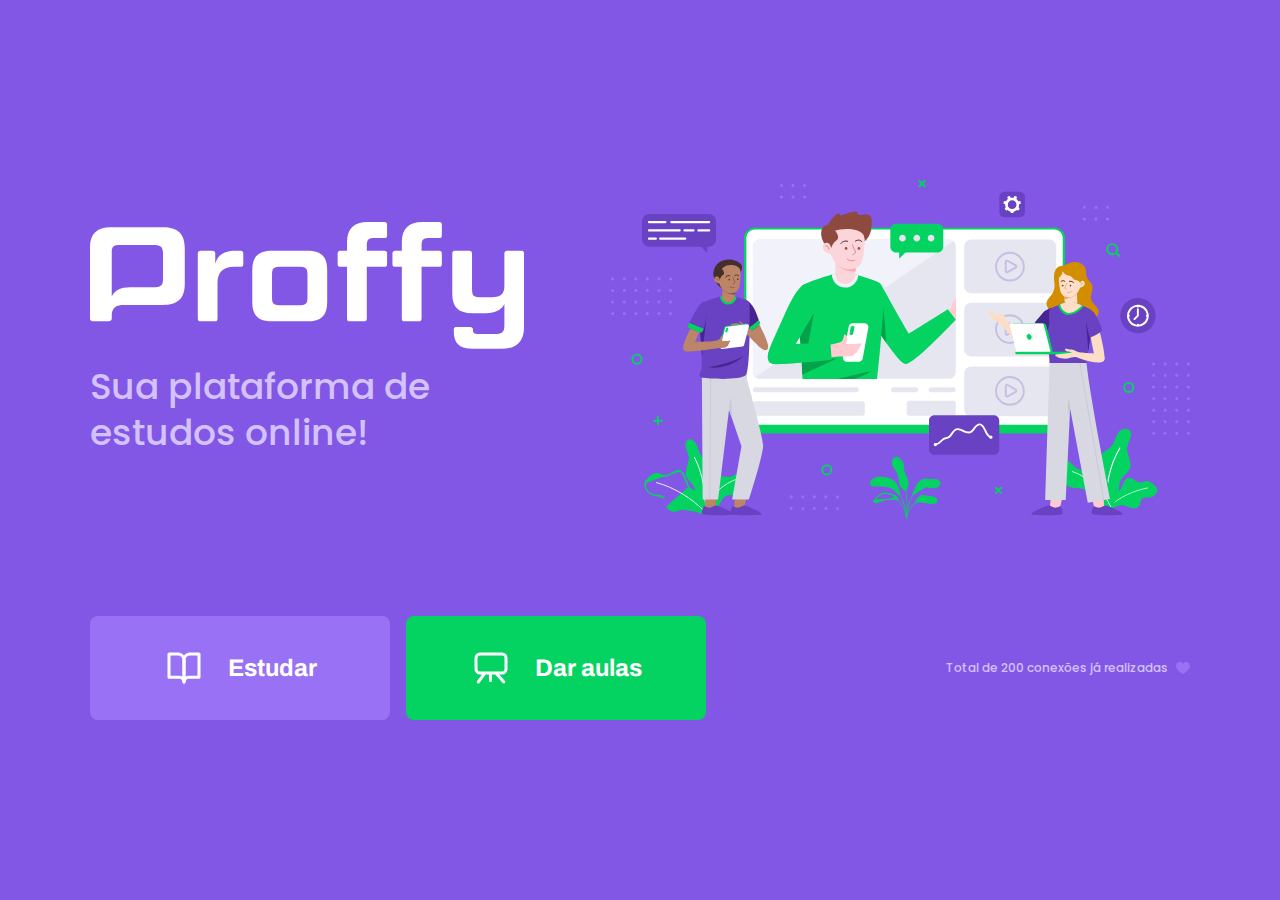
<file: index.html>
<!DOCTYPE html>
<html lang="pt_br"> <!-- lang é um atributo que define a linguagem do html-->
<head>
    <meta charset="UTF-8"> <!-- permite usar acentos -->
    <meta name="viewport" content="width=device-width, initial-scale=1.0">
    <title>Document</title>

    <link rel="stylesheet" href="styles/main.css">
    <link rel="stylesheet" href="styles/partials/page-landing.css">
    <link href="https://fonts.googleapis.com/css2?family=Archivo:wght@400;700&amp;family=Poppins:wght@400;600&amp;display=swap" rel="stylesheet"> 
</head>
<body id="page-landing">
    
<div id="container">
    <div class="logo-container">
        <img src="images/logo.svg" alt="Proffy">
        <h2>Sua plataforma de estudos online!</h2>
    </div>

    <img class="hero-image" src="images/landing.svg" alt="Plataforma de Estudos">


    <div class="buttons-container">
        <a class="study" href="study.html">
            <img src="images/icons/study.svg" alt="Estudar">
            Estudar
        </a>
    
        <a class="give-classes" href="give-classes.html">
            <img src="images/icons/give-classes.svg" alt="Dar aula">
            Dar aulas
        </a>
    </div>

    <p class="total-conections">
        Total de 200 conexões já realizadas
        <img src="images/icons/purple-heart.svg" alt="Coração roxo">
    </p>
</div>

</body>
</html>
</file>
<file: styles/main.css>
:root{
    /* variaveis css */
    --color-background: #F0F0F7;
    --color-primary-lighter: #9871F5;
    --color-primary-light: #916BEA;
    --color-primary: #8257E5;
    --color-primary-dark: #774dd6;
    --color-primary-darker: #6842c2;
    --color-secundary: #04d361;
    --color-secundary-dark: #04bf58;
    --color-title-in-primary: #ffffff;
    --color-text-in-primary: #d4c2ff;
    --color-text-title: #32264d;
    --color-text-complement: #9c98a6;
    --color-text-base: #6a6180;
    --color-line-in-white: #e6e6f0;
    --color-input-background: #f8f8fc;
    --color-button-text: #ffffff;
    --color-box-base: #ffffff;
    --color-box-footer: #fafafc;
    --color-small-info: #c1bccc;
    /* tamanho da fonte */
    font-size: 60%;  /* Controle das medidas rem */
}

* {
    margin:0;
    padding: 0;
    box-sizing:border-box;
}

body{
    background-color: var(--color-background);
    display: flex;
    align-items: center;
    justify-content: center;
    height: 100vh;
}

body,
input,
button,
a,
textarea{
    /* font-weight font-size font-family*/
    font: 500 1.6rem Poppins; 
    color: var(--color-text-base);
}

#container{
    width: 90vw;
    max-width: 700px;    
}

@media (min-width: 700px){
    :root{
        font-size: 62.5%;
    }
}
</file>
<file: styles/partials/page-landing.css>
#page-landing{
    background-color: var(--color-primary);
}

#page-landing #container{
    color: var(--color-text-in-primary);
}

.logo-container img{
    height: 10rem;
}
.logo-container {
    text-align: center;
    margin-bottom: 3.2rem;
}

.logo-container h2{
    font-weight: 500;
    font-size: 3.6rem;
    line-height: 4.6rem;
    margin-top: 0.8rem;
}

.hero-image{
    width: 100%;
}

.buttons-container{
    display: flex;
    justify-content: center;
    margin: 3.2rem 0;
}

.buttons-container a{
    width: 30rem;
    height: 10.4rem;
    border-radius: 0.8rem;
    margin-right: 1.6rem;
    font: 700 2.4rem Archivo;
    display: flex;
    align-items: center;
    justify-content: center;
    text-decoration: none;
    color: var(--color-button-text);
    transition:background .25s;
}

.buttons-container a.study{
    background-color: var(--color-primary-lighter);
}

.buttons-container a.study:hover{
    background-color: var(--color-primary-light);
}

.buttons-container a.give-classes{
    background-color: var(--color-secundary);
    margin-right: 0;
}

.buttons-container a.give-classes:hover{
    background-color: var(--color-secundary-dark);
}

.buttons-container a img{
    width: 4rem;
    margin-right: 2.4rem;
}

.total-conections{
    font-size: 1.8rem;
    display: flex;
    align-items: center;
    justify-content: center;
}

.total-conections img{
    margin-left: .8rem;
}

@media (max-width: 699px){
    :root{
        font-size: 40%;
    }
}

@media (min-width: 1100px){
    #page-landing #container{
        max-width: 1100px;
        display: grid;
        grid-template-columns: 2fr 1fr 2fr;
        grid-template-rows: 350px 1fr;
        grid-template-areas:
        "proffy image image"
        "button button texting";
        column-gap: 87px;
        row-gap: 86px;
    }   

    .logo-container{
        grid-area: proffy;
        text-align: initial;
        align-self: center;    
    }

    .logo-container img{
        height: 100%;
    }

    .hero-image{
        grid-area: image;
    }

    .buttons-container{
        grid-area: button;
        justify-content: flex-start;
        margin:0;
    }

    .total-conections{
        grid-area: texting;
        justify-self: end;
        font-size: 1.2rem;
    }

}
</file>
